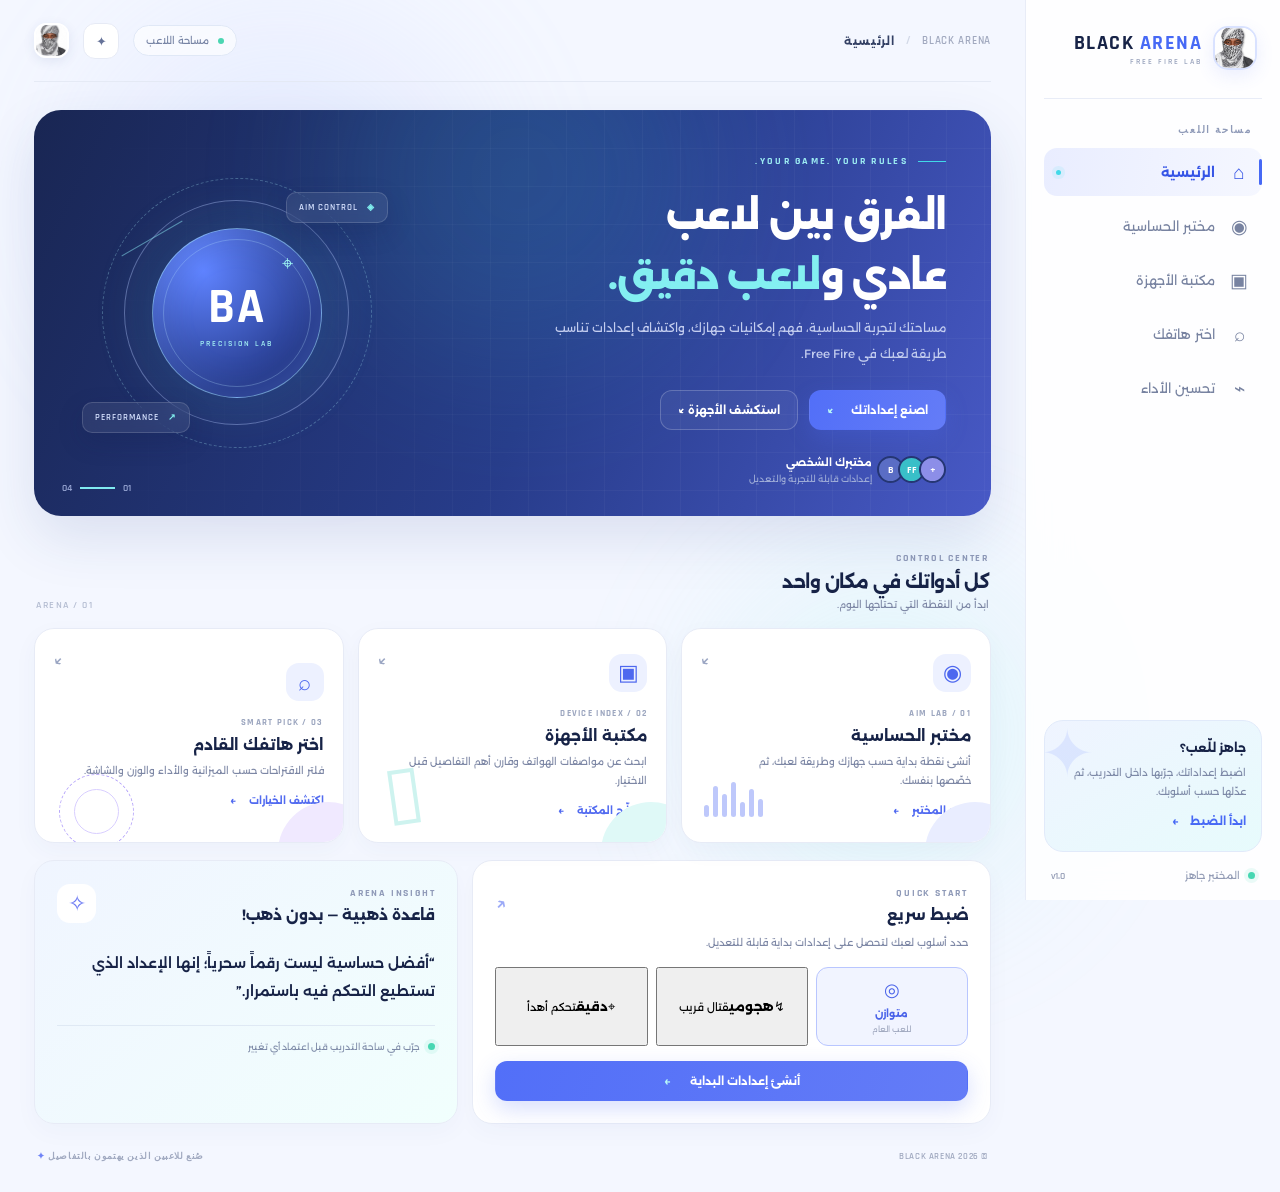
<file: index.html>
<!DOCTYPE html>
<html lang="ar" dir="rtl">
<head>
  <meta charset="UTF-8" />
  <meta name="viewport" content="width=device-width, initial-scale=1.0" />
  <meta name="theme-color" content="#101a3a" />
  <meta name="description" content="BLACK ARENA — مركز إعدادات Free Fire، الحساسية، أداء الأجهزة واختيار هاتفك القادم." />
  <title>BLACK ARENA — العب بإعداداتك</title>
  <link rel="preconnect" href="https://fonts.googleapis.com">
  <link rel="preconnect" href="https://fonts.gstatic.com" crossorigin>
  <link href="https://fonts.googleapis.com/css2?family=Alexandria:wght@300;400;500;600;700;800&family=Rajdhani:wght@500;600;700&display=swap" rel="stylesheet">
  <link rel="stylesheet" href="style.css" />
</head>
<body>
  <div class="ambient ambient-one"></div><div class="ambient ambient-two"></div>
  <div class="loader" id="loader" aria-label="جاري تحميل الموقع">
    <div class="loader-orbit"><span class="orbit-dot"></span><div class="loader-logo"><img src="black-logo.jpg" alt="شعار BLACK ARENA"></div></div>
    <div class="loader-title">BLACK <span>ARENA</span></div>
    <p>ارفع مستوى لعبك</p><div class="loader-track"><span></span></div>
  </div>

  <div class="app-shell" id="appShell">
    <aside class="sidebar" id="sidebar">
      <a class="brand" href="#" data-page="home" aria-label="الصفحة الرئيسية">
        <span class="brand-mark"><img src="black-logo.jpg" alt=""></span>
        <span class="brand-copy"><b>BLACK <em>ARENA</em></b><small>FREE FIRE LAB</small></span>
      </a>
      <div class="side-label">مساحة اللعب</div>
      <nav class="side-nav">
        <button class="nav-item active" data-page="home"><span class="nav-icon">⌂</span><span>الرئيسية</span><i></i></button>
        <button class="nav-item" data-page="sensitivity"><span class="nav-icon">◉</span><span>مختبر الحساسية</span><i></i></button>
        <button class="nav-item" data-page="devices"><span class="nav-icon">▣</span><span>مكتبة الأجهزة</span><i></i></button>
        <button class="nav-item" data-page="finder"><span class="nav-icon">⌕</span><span>اختر هاتفك</span><i></i></button>
        <button class="nav-item" data-page="performance"><span class="nav-icon">⌁</span><span>تحسين الأداء</span><i></i></button>
      </nav>
      <div class="sidebar-card">
        <div class="side-card-orb">✦</div><b>جاهز للّعب؟</b>
        <p>اضبط إعداداتك، جرّبها داخل التدريب، ثم عدّلها حسب أسلوبك.</p>
        <button class="text-button" data-page="sensitivity">ابدأ الضبط <span>←</span></button>
      </div>
      <div class="sidebar-bottom"><span class="live-dot"></span><span>المختبر جاهز</span><span class="version">v1.0</span></div>
    </aside>

    <main class="main-area">
      <header class="topbar">
        <button class="mobile-menu icon-button" id="mobileMenu" aria-label="فتح القائمة">☰</button>
        <div class="breadcrumb"><span>BLACK ARENA</span><b>/</b><strong id="crumbTitle">الرئيسية</strong></div>
        <div class="top-actions"><span class="status-pill"><i></i> مساحة اللاعب</span><button class="icon-button" id="themeHint" title="معلومة">✦</button><div class="avatar-mini"><img src="black-logo.jpg" alt="BLACK"></div></div>
      </header>

      <section class="page active" id="page-home">
        <div class="hero-panel">
          <div class="hero-grid"></div><div class="hero-glow"></div>
          <div class="hero-content">
            <div class="eyebrow"><span class="eyebrow-line"></span> YOUR GAME. YOUR RULES.</div>
            <h1>الفرق بين لاعب<br>عادي و<span>لاعب دقيق.</span></h1>
            <p>مساحتك لتجربة الحساسية، فهم إمكانيات جهازك، واكتشاف إعدادات تناسب طريقة لعبك في Free Fire.</p>
            <div class="hero-buttons"><button class="primary-button" data-page="sensitivity">اصنع إعداداتك <span>↙</span></button><button class="ghost-button" data-page="devices">استكشف الأجهزة <span>↙</span></button></div>
            <div class="hero-proof"><div class="proof-avatars"><span>B</span><span>FF</span><span>+</span></div><div><b>مختبرك الشخصي</b><small>إعدادات قابلة للتجربة والتعديل</small></div></div>
          </div>
          <div class="hero-art" aria-hidden="true"><div class="art-ring ring-a"></div><div class="art-ring ring-b"></div><div class="art-core"><span class="crosshair">⌖</span><b>BA</b><small>PRECISION LAB</small></div><div class="floating-chip chip-top"><span>◈</span> AIM CONTROL</div><div class="floating-chip chip-bottom"><span>↗</span> PERFORMANCE</div><div class="art-lines"></div></div>
          <div class="hero-index"><span>01</span><i></i><span>04</span></div>
        </div>

        <div class="section-heading"><div><span class="section-kicker">CONTROL CENTER</span><h2>كل أدواتك في مكان واحد</h2><p>ابدأ من النقطة التي تحتاجها اليوم.</p></div><span class="heading-decoration">ARENA / 01</span></div>
        <div class="feature-grid">
          <button class="feature-card feature-sens" data-page="sensitivity"><span class="feature-icon">◉</span><span class="card-arrow">↙</span><small>01 / AIM LAB</small><h3>مختبر الحساسية</h3><p>أنشئ نقطة بداية حسب جهازك وطريقة لعبك، ثم خصّصها بنفسك.</p><span class="card-link">افتح المختبر <b>←</b></span><div class="mini-bars"><i></i><i></i><i></i><i></i><i></i><i></i><i></i></div></button>
          <button class="feature-card feature-devices" data-page="devices"><span class="feature-icon">▣</span><span class="card-arrow">↙</span><small>02 / DEVICE INDEX</small><h3>مكتبة الأجهزة</h3><p>ابحث عن مواصفات الهواتف وقارن أهم التفاصيل قبل الاختيار.</p><span class="card-link">تصفّح المكتبة <b>←</b></span><div class="device-outline">▯</div></button>
          <button class="feature-card feature-finder" data-page="finder"><span class="feature-icon">⌕</span><span class="card-arrow">↙</span><small>03 / SMART PICK</small><h3>اختر هاتفك القادم</h3><p>فلتر الاقتراحات حسب الميزانية والأداء والوزن والشاشة.</p><span class="card-link">اكتشف الخيارات <b>←</b></span><div class="finder-orbit"></div></button>
        </div>

        <div class="bottom-grid">
          <div class="panel quick-panel"><div class="panel-head"><div><span class="section-kicker">QUICK START</span><h3>ضبط سريع</h3></div><span class="panel-symbol">↗</span></div><p>حدد أسلوب لعبك لتحصل على إعدادات بداية قابلة للتعديل.</p><div class="quick-options"><button data-style="balanced" class="quick-option selected"><span>◎</span><b>متوازن</b><small>للعب العام</small></button><button data-style="rush"><span>↯</span><b>هجومي</b><small>قتال قريب</small></button><button data-style="precision"><span>⌖</span><b>دقيق</b><small>تحكم أهدأ</small></button></div><button class="primary-button full-button" id="quickGenerate">أنشئ إعدادات البداية <span>←</span></button></div>
          <div class="panel insight-panel"><div class="panel-head"><div><span class="section-kicker">ARENA INSIGHT</span><h3>قاعدة ذهبية — بدون ذهب!</h3></div><span class="insight-icon">✧</span></div><div class="insight-quote">“أفضل حساسية ليست رقماً سحرياً؛ إنها الإعداد الذي تستطيع التحكم فيه باستمرار.”</div><div class="insight-footer"><span class="live-dot"></span> جرّب في ساحة التدريب قبل اعتماد أي تغيير</div></div>
        </div>
        <footer class="site-footer"><span>© 2026 BLACK ARENA</span><span>صُنع للاعبين الذين يهتمون بالتفاصيل <b>✦</b></span></footer>
      </section>

      <section class="page" id="page-sensitivity">
        <div class="page-intro"><div><span class="section-kicker">AIM & CONTROL / 02</span><h1>مختبر <span>الحساسية</span></h1><p>أنشئ إعداداً مبدئياً ثم اختبره وعدّله حسب استجابة جهازك.</p></div><div class="intro-badge">◉ <span>PERSONAL SETUP</span></div></div>
        <div class="sensitivity-layout">
          <div class="panel control-panel"><div class="panel-head"><div><span class="section-kicker">CONFIGURATION</span><h3>خصّص إعداداتك</h3></div><span class="step-badge">01 — 03</span></div>
            <label class="field-label" for="sensDevice">نوع الجهاز</label><select id="sensDevice" class="field"><option value="balanced">هاتف متوسط / غير محدد</option><option value="low">هاتف اقتصادي</option><option value="high">هاتف قوي للألعاب</option><option value="tablet">جهاز لوحي</option></select>
            <label class="field-label" for="sensStyle">أسلوب اللعب</label><select id="sensStyle" class="field"><option value="balanced">متوازن — كل المسافات</option><option value="rush">هجومي — قتال قريب</option><option value="precision">دقيق — تحكم وثبات</option><option value="sniper">قنص — حركة أهدأ</option></select>
            <label class="field-label" for="sensGrip">طريقة الإمساك</label><div class="segmented" id="sensGrip"><button class="selected" data-grip="two">إصبعان</button><button data-grip="three">3 أصابع</button><button data-grip="four">4 أصابع+</button></div>
            <label class="field-label" for="sensExperience">مستوى الخبرة</label><div class="range-row"><span>مبتدئ</span><input id="sensExperience" type="range" min="1" max="5" value="3"><span>متقدم</span></div>
            <div class="note-box"><span>ⓘ</span><p>هذه قيم بداية مقترحة وليست قيماً رسمية أو مضمونة. تختلف النتيجة باختلاف تحديث اللعبة ومعدل الإطارات وطريقة لمس الشاشة.</p></div>
            <button class="primary-button full-button" id="generateSens">إنشاء إعداداتي <span>↙</span></button>
          </div>
          <div class="panel results-panel"><div class="panel-head"><div><span class="section-kicker">YOUR STARTING POINT</span><h3>الإعدادات المقترحة</h3></div><span class="result-state" id="resultState">جاهز للتخصيص</span></div>
            <div class="result-summary"><div class="result-orb">⌖</div><div><b id="resultTitle">ملف متوازن</b><p id="resultDesc">اختر خياراتك واضغط إنشاء إعداداتي.</p></div></div>
            <div class="sensitivity-values" id="sensitivityValues">
              <div class="sens-row"><div><span>عام</span><small>GENERAL</small></div><input type="range" min="0" max="200" value="165" data-sens="عام"><output>165</output></div>
              <div class="sens-row"><div><span>النقطة الحمراء</span><small>RED DOT</small></div><input type="range" min="0" max="200" value="155" data-sens="النقطة الحمراء"><output>155</output></div>
              <div class="sens-row"><div><span>منظار 2×</span><small>2X SCOPE</small></div><input type="range" min="0" max="200" value="145" data-sens="منظار 2×"><output>145</output></div>
              <div class="sens-row"><div><span>منظار 4×</span><small>4X SCOPE</small></div><input type="range" min="0" max="200" value="130" data-sens="منظار 4×"><output>130</output></div>
              <div class="sens-row"><div><span>منظار القنص</span><small>SNIPER SCOPE</small></div><input type="range" min="0" max="200" value="85" data-sens="منظار القنص"><output>85</output></div>
              <div class="sens-row"><div><span>النظرة الحرة</span><small>FREE LOOK</small></div><input type="range" min="0" max="200" value="150" data-sens="النظرة الحرة"><output>150</output></div>
            </div>
            <div class="result-actions"><button class="primary-button" id="saveSens">حفظ الإعداد <span>＋</span></button><button class="ghost-button" id="copySens">نسخ القيم</button><button class="ghost-button" id="resetSens">إعادة الضبط</button></div>
            <p class="micro-copy" id="sensFeedback" aria-live="polite">حرّك المؤشرات لتعديل القيم يدوياً.</p>
          </div>
        </div>
        <div class="panel tip-strip"><span class="tip-icon">✦</span><div><b>طريقة اختبار ذكية</b><p>غيّر قيمة واحدة في كل مرة، وجرّب السحب والتتبع في التدريب قبل تعديل بقية القيم.</p></div><button class="text-button" data-page="performance">نصائح الأداء ←</button></div>
      </section>

      <section class="page" id="page-devices">
        <div class="page-intro"><div><span class="section-kicker">DEVICE INDEX / 03</span><h1>مكتبة <span>الأجهزة</span></h1><p>ابحث عن هاتف أو جهاز لوحي، واستعرض المواصفات المتاحة في قاعدة البيانات المدمجة.</p></div><div class="intro-badge">▣ <span>DEVICE EXPLORER</span></div></div>
        <div class="panel device-search-panel"><div class="search-wrap"><span>⌕</span><input id="deviceSearch" type="search" placeholder="ابحث باسم الهاتف أو الشركة أو المعالج..." autocomplete="off"><kbd>SEARCH</kbd></div><div class="filter-row"><select id="brandFilter" class="field compact-field"><option value="all">كل الشركات</option></select><select id="priceFilter" class="field compact-field"><option value="all">كل الفئات السعرية</option><option value="budget">اقتصادي</option><option value="mid">متوسط</option><option value="flagship">رائد</option></select><span class="results-count" id="deviceCount">— جهاز في القائمة</span></div></div>
        <div class="device-grid" id="deviceGrid"></div>
        <div class="empty-state" id="deviceEmpty" hidden><span>⌕</span><h3>لم نعثر على جهاز مطابق</h3><p>جرّب اسماً آخر أو أزل بعض الفلاتر.</p></div>
        <div class="data-disclaimer"><span>ⓘ</span><p><b>شفافية البيانات:</b> القائمة المرفقة عينة أولية قابلة للتوسعة، وليست قاعدة شاملة لكل الهواتف. الأسعار ومعدلات FPS تختلف حسب السوق وإصدار اللعبة والإعدادات، لذلك لن نعرضها كحقائق مؤكدة دون مصدر محدث.</p></div>
      </section>

      <section class="page" id="page-finder">
        <div class="page-intro"><div><span class="section-kicker">SMART DEVICE PICKER / 04</span><h1>اعثر على <span>هاتفك القادم</span></h1><p>اختر أولوياتك ودع المقارنة تساعدك على تضييق الخيارات.</p></div><div class="intro-badge">✧ <span>SMART MATCH</span></div></div>
        <div class="finder-layout">
          <div class="panel finder-controls"><div class="panel-head"><div><span class="section-kicker">YOUR PRIORITIES</span><h3>ما الذي يهمك؟</h3></div><span class="step-badge">PERSONALIZE</span></div>
            <label class="field-label" for="budgetRange">ميزانيتك التقريبية (بالدولار)</label><div class="budget-display"><b id="budgetValue">$300</b><span>ميزانية استرشادية</span></div><input class="wide-range" type="range" id="budgetRange" min="100" max="1500" step="50" value="300">
            <label class="field-label">الأولوية الرئيسية</label><div class="priority-list"><label><input type="radio" name="priority" value="gaming" checked><span class="priority-icon">↯</span><span><b>الألعاب والأداء</b><small>المعالج ومعدل التحديث</small></span><i></i></label><label><input type="radio" name="priority" value="light"><span class="priority-icon">◈</span><span><b>خفيف ومريح</b><small>وزن وحجم مناسب</small></span><i></i></label><label><input type="radio" name="priority" value="camera"><span class="priority-icon">▧</span><span><b>الكاميرا</b><small>التصوير اليومي</small></span><i></i></label><label><input type="radio" name="priority" value="battery"><span class="priority-icon">ϟ</span><span><b>البطارية</b><small>استخدام أطول</small></span><i></i></label></div>
            <button class="primary-button full-button" id="findDevices">اعرض الترشيحات <span>←</span></button>
          </div>
          <div class="panel recommendations-panel"><div class="panel-head"><div><span class="section-kicker">MATCH RESULTS</span><h3>خيارات قد تناسبك</h3></div><span class="match-badge">SMART MATCH</span></div><div id="recommendations"><div class="recommend-placeholder"><span>✧</span><b>لنجد الجهاز المناسب</b><p>حدد الميزانية والأولوية ثم اضغط عرض الترشيحات.</p></div></div><p class="micro-copy">الترشيحات مبنية على المواصفات المتاحة داخل هذه النسخة وليست ضماناً لأداء اللعبة أو السعر الحالي.</p></div>
        </div>
      </section>

      <section class="page" id="page-performance">
        <div class="page-intro"><div><span class="section-kicker">PERFORMANCE STUDIO / 05</span><h1>استخرج أفضل <span>أداء</span></h1><p>خطوات آمنة وعملية لتحسين سلاسة اللعب وتقليل التقطّع.</p></div><div class="intro-badge">⌁ <span>STABILITY FIRST</span></div></div>
        <div class="performance-banner"><div><span class="section-kicker">STABLE FPS > BIG NUMBERS</span><h2>الثبات أهم من الرقم الأعلى.</h2><p>ابدأ بإعدادات يمكن لجهازك تشغيلها باستقرار، ثم ارفع الجودة تدريجياً إذا بقي الأداء سلساً.</p></div><div class="performance-gauge"><div><b>FPS</b><small>STABILITY</small></div></div></div>
        <div class="section-heading"><div><span class="section-kicker">FIELD GUIDE</span><h2>قائمة تحسين الأداء</h2><p>علّم الخطوات التي جرّبتها لتتابع تقدمك.</p></div><span class="progress-label" id="taskProgress">0 / 6 مكتملة</span></div>
        <div class="checklist" id="performanceChecklist">
          <label class="check-item"><input type="checkbox"><span class="check-box">✓</span><span><b>اختر معدل الإطارات الأكثر استقراراً</b><small>لا تستخدم أعلى خيار إذا كان يسبب تقطّعاً أو سخونة ملحوظة.</small></span><em>01</em></label>
          <label class="check-item"><input type="checkbox"><span class="check-box">✓</span><span><b>أغلق التطبيقات غير الضرورية</b><small>حرّر الذاكرة قبل اللعب، وتجنب أدوات التنظيف المشبوهة.</small></span><em>02</em></label>
          <label class="check-item"><input type="checkbox"><span class="check-box">✓</span><span><b>اترك مساحة تخزين كافية</b><small>امتلاء التخزين قد يؤثر في سلاسة النظام والتحديثات.</small></span><em>03</em></label>
          <label class="check-item"><input type="checkbox"><span class="check-box">✓</span><span><b>حدّث اللعبة والنظام من المصادر الرسمية</b><small>التحديثات قد تتضمن تحسينات أو إصلاحات للأداء.</small></span><em>04</em></label>
          <label class="check-item"><input type="checkbox"><span class="check-box">✓</span><span><b>تجنّب اللعب أثناء الشحن إذا ارتفعت الحرارة</b><small>الحرارة المرتفعة قد تؤدي إلى خفض الأداء تلقائياً.</small></span><em>05</em></label>
          <label class="check-item"><input type="checkbox"><span class="check-box">✓</span><span><b>اختبر الشبكة قبل تغيير الحساسية</b><small>التأخير الشبكي لا يُحلّ برفع الحساسية أو تثبيت تطبيقات مجهولة.</small></span><em>06</em></label>
        </div>
        <div class="safety-note"><span>⌑</span><div><b>تنبيه مهم</b><p>لا تستخدم ملفات تعديل اللعبة أو أدوات تدّعي فتح FPS أو DPI بلا حدود. قد تعرض حسابك أو جهازك للخطر، ولا يوجد إعداد واحد يضمن الفوز.</p></div></div>
      </section>
      <div class="toast" id="toast" role="status" aria-live="polite"></div>
    </main>
  </div>
  <script src="script.js"></script>
</body>
</html>
</file>
<file: style.css>
@import url('https://fonts.googleapis.com/css2?family=Alexandria:wght@300;400;500;600;700;800&family=Rajdhani:wght@500;600;700&display=swap');
:root{--bg:#f4f7ff;--panel:#fff;--ink:#172347;--muted:#7d87a5;--line:#e8ecf7;--blue:#4769f5;--cyan:#41d9e8;--purple:#8b69f7;--mint:#c5fbf1;--navy:#101a3a;--shadow:0 18px 60px rgba(34,53,110,.08);--radius:24px}
*{box-sizing:border-box}html{scroll-behavior:smooth}body{margin:0;background:var(--bg);color:var(--ink);font-family:'Alexandria',sans-serif;font-size:13px;overflow-x:hidden}button,input,select{font:inherit}button{cursor:pointer}button:focus-visible,input:focus-visible,select:focus-visible{outline:3px solid #89dff1;outline-offset:3px}.ambient{position:fixed;border-radius:50%;filter:blur(80px);opacity:.23;pointer-events:none;z-index:-1}.ambient-one{width:360px;height:360px;background:#b7c7ff;top:3%;left:8%}.ambient-two{width:330px;height:330px;background:#a7f4ed;bottom:0;right:18%}
.loader{position:fixed;inset:0;z-index:1000;background:linear-gradient(145deg,#111a3b,#202e68 58%,#343a83);display:flex;flex-direction:column;align-items:center;justify-content:center;color:white;transition:opacity .65s ease,visibility .65s ease}.loader.done{opacity:0;visibility:hidden}.loader-orbit{width:146px;height:146px;border:1px solid rgba(124,239,247,.45);border-radius:50%;display:grid;place-items:center;position:relative;animation:orbitPulse 2.5s ease-in-out infinite}.loader-orbit:before,.loader-orbit:after{content:"";position:absolute;inset:10px;border:1px solid rgba(255,255,255,.18);border-radius:50%}.loader-orbit:after{inset:-9px;border:1px dashed rgba(124,239,247,.28)}.orbit-dot{position:absolute;top:7px;right:20px;width:8px;height:8px;border-radius:50%;background:var(--cyan);box-shadow:0 0 16px var(--cyan)}.loader-logo{width:94px;height:94px;border-radius:50%;overflow:hidden;border:3px solid rgba(255,255,255,.7);box-shadow:0 0 45px #6e7cff66}.loader-logo img{width:100%;height:100%;object-fit:cover}.loader-title{font:700 35px 'Rajdhani',sans-serif;letter-spacing:4px;margin-top:29px}.loader-title span{color:#80edf0}.loader>p{color:#b9c7f2;letter-spacing:2px;font-size:10px;margin:4px 0 25px}.loader-track{width:150px;height:3px;background:#ffffff24;border-radius:5px;overflow:hidden}.loader-track span{display:block;height:100%;background:linear-gradient(90deg,var(--cyan),#a9b4ff);animation:loadbar 1.7s ease-in-out forwards}
@keyframes loadbar{from{width:0}to{width:100%}}@keyframes orbitPulse{50%{transform:scale(1.04);box-shadow:0 0 35px #4ddfe41f}}
.app-shell{display:grid;grid-template-columns:255px minmax(0,1fr);min-height:100vh;max-width:1800px;margin:auto}.sidebar{background:rgba(255,255,255,.86);backdrop-filter:blur(20px);border-left:1px solid #e8ecf7;padding:26px 18px 18px;display:flex;flex-direction:column;min-height:100vh;position:sticky;top:0;height:100vh;z-index:30}.brand{display:flex;align-items:center;gap:11px;text-decoration:none;color:var(--ink);padding:0 5px 28px;border-bottom:1px solid var(--line)}.brand-mark{width:44px;height:44px;flex-shrink:0;border-radius:15px;overflow:hidden;border:2px solid #d9e2ff;box-shadow:0 6px 18px #526df51c}.brand-mark img{width:100%;height:100%;object-fit:cover}.brand-copy b{font:700 20px 'Rajdhani',sans-serif;letter-spacing:1.5px;display:block;white-space:nowrap}.brand-copy em{font-style:normal;color:var(--blue)}.brand-copy small{display:block;color:#9aa3bd;font:600 8px 'Rajdhani',sans-serif;letter-spacing:2px;margin-top:1px}.side-label,.section-kicker{font:700 10px 'Rajdhani',sans-serif;letter-spacing:1.8px;color:#8f9ab8}.side-label{margin:25px 10px 12px}.side-nav{display:grid;gap:6px}.nav-item{position:relative;border:0;background:transparent;color:#7883a1;display:flex;align-items:center;gap:13px;text-align:right;padding:13px 12px;border-radius:13px;transition:.25s}.nav-item:hover{background:#f2f5ff;color:var(--blue);transform:translateX(-2px)}.nav-item.active{background:linear-gradient(100deg,#e9edff,#f5f7ff);color:#3655e6;font-weight:700}.nav-item.active:before{content:"";position:absolute;right:0;top:11px;bottom:11px;width:3px;border-radius:5px;background:var(--blue)}.nav-item i{margin-right:auto;width:5px;height:5px;border-radius:50%;background:transparent}.nav-item.active i{background:var(--cyan);box-shadow:0 0 0 4px #41d9e81c}.nav-icon{width:22px;height:22px;display:grid;place-items:center;font-size:19px}.sidebar-card{margin-top:auto;background:linear-gradient(150deg,#eff4ff,#e7fbfc);border:1px solid #e1eafa;border-radius:19px;padding:18px 15px;position:relative;overflow:hidden}.side-card-orb{position:absolute;left:-5px;top:-8px;font-size:65px;color:#b2c4ff50}.sidebar-card>b{font-size:12px;position:relative}.sidebar-card p{color:#7d89a7;line-height:1.9;font-size:10px;margin:8px 0}.text-button{border:0;background:none;color:var(--blue);font-weight:700;font-size:11px;padding:5px 0}.text-button span{margin-right:8px}.sidebar-bottom{display:flex;align-items:center;gap:8px;color:#929bb5;font-size:10px;padding:17px 7px 0}.live-dot{width:7px;height:7px;border-radius:50%;background:#47d7b2;box-shadow:0 0 0 4px #47d7b21c;display:inline-block}.version{margin-right:auto;font:600 10px 'Rajdhani',sans-serif}.main-area{min-width:0;padding:0 34px 25px}.topbar{height:82px;display:flex;align-items:center;justify-content:space-between;border-bottom:1px solid #e5eaf5;margin-bottom:28px}.breadcrumb{display:flex;gap:11px;align-items:center;color:#a1a9bf;font:600 11px 'Rajdhani',sans-serif;letter-spacing:.7px}.breadcrumb b{color:#d2d8e7}.breadcrumb strong{font-family:'Alexandria',sans-serif;color:#334064;font-size:11px}.top-actions{display:flex;align-items:center;gap:14px}.status-pill{border:1px solid #e0e8f6;border-radius:30px;padding:8px 12px;color:#7784a5;font-size:10px;background:#ffffff9c}.status-pill i{display:inline-block;width:6px;height:6px;background:#4bd6b2;border-radius:50%;margin-left:6px}.icon-button{border:1px solid #e6eaf5;background:#fff;border-radius:12px;width:36px;height:36px;color:#657298}.avatar-mini{width:35px;height:35px;border-radius:12px;overflow:hidden;border:2px solid white;box-shadow:0 3px 12px #263b8018}.avatar-mini img{width:100%;height:100%;object-fit:cover}.mobile-menu{display:none}
.page{display:none;animation:pageIn .42s ease}.page.active{display:block}@keyframes pageIn{from{opacity:0;transform:translateY(8px)}to{opacity:1;transform:translateY(0)}}.hero-panel{min-height:390px;position:relative;overflow:hidden;border-radius:27px;background:linear-gradient(115deg,#192653 0%,#273c8a 55%,#4859c6 100%);color:white;padding:45px 45px 32px;box-shadow:0 22px 55px #2b3c8820}.hero-grid{position:absolute;inset:0;background-image:linear-gradient(#ffffff09 1px,transparent 1px),linear-gradient(90deg,#ffffff09 1px,transparent 1px);background-size:38px 38px;mask-image:linear-gradient(90deg,transparent,#000 55%)}.hero-glow{position:absolute;width:370px;height:370px;background:#49dce9;opacity:.13;filter:blur(80px);border-radius:50%;right:30%;top:-120px}.hero-content{position:relative;z-index:2;max-width:510px}.eyebrow{font:700 10px 'Rajdhani',sans-serif;letter-spacing:2.3px;color:#9cecf2;display:flex;align-items:center;gap:10px}.eyebrow-line{width:28px;height:1px;background:var(--cyan)}.hero-content h1{font-size:clamp(27px,3vw,43px);line-height:1.55;letter-spacing:-1.2px;margin:19px 0 10px;font-weight:800}.hero-content h1 span{color:#83eff1}.hero-content>p{max-width:415px;color:#c3cdef;font-size:12px;line-height:2.15;margin:0}.hero-buttons{display:flex;gap:11px;margin-top:23px}.primary-button,.ghost-button{border-radius:12px;padding:12px 17px;border:1px solid transparent;font-size:11px;font-weight:700;transition:transform .2s,box-shadow .2s,background .2s}.primary-button{color:white;background:linear-gradient(110deg,#526ff8,#647cf7);box-shadow:0 8px 22px #4e6df63a}.primary-button:hover{transform:translateY(-2px);box-shadow:0 12px 25px #4e6df64c}.primary-button span{margin-right:14px;color:#b7f7f7}.ghost-button{color:#fff;background:#ffffff0d;border-color:#ffffff35}.ghost-button:hover{background:#ffffff18}.hero-proof{display:flex;align-items:center;gap:11px;margin-top:26px}.proof-avatars{display:flex;direction:ltr}.proof-avatars span{width:27px;height:27px;display:grid;place-items:center;margin-left:-6px;border-radius:50%;border:2px solid #253674;background:#5a6dc5;color:white;font:700 10px 'Rajdhani',sans-serif}.proof-avatars span:nth-child(2){background:#39bfc8}.proof-avatars span:nth-child(3){background:#8c8ee8}.hero-proof b,.hero-proof small{display:block}.hero-proof b{font-size:10px}.hero-proof small{font-size:9px;color:#9eacd7;margin-top:4px}.hero-art{position:absolute;left:5%;top:50%;transform:translateY(-50%);width:310px;height:310px;display:grid;place-items:center}.art-ring{position:absolute;border:1px solid #a7e9f54c;border-radius:50%;transform:rotate(-22deg)}.ring-a{width:270px;height:270px;border-style:dashed;animation:spin 30s linear infinite}.ring-b{width:225px;height:225px;border-color:#b7c7ff65;box-shadow:0 0 45px #a4d7ff0d inset}.art-core{width:170px;height:170px;border-radius:50%;background:radial-gradient(circle at 30% 25%,#5f83ff,#263b8d 70%);border:1px solid #a5e6ff8a;box-shadow:0 0 60px #65d9ee2b,inset 0 0 40px #a4c6ff24;display:flex;flex-direction:column;align-items:center;justify-content:center;position:relative}.art-core:before{content:"";position:absolute;inset:10px;border:1px solid #b9e6ff45;border-radius:50%}.art-core b{font:700 49px 'Rajdhani',sans-serif;letter-spacing:2px}.art-core small{font:600 8px 'Rajdhani',sans-serif;letter-spacing:2px;color:#a4f1f4}.crosshair{position:absolute;top:22px;right:28px;color:#9cf4f2;font-size:20px}.floating-chip{position:absolute;padding:9px 12px;border-radius:10px;background:#ffffff12;border:1px solid #ffffff25;backdrop-filter:blur(8px);font:600 9px 'Rajdhani',sans-serif;letter-spacing:1px;color:#d6e2ff;box-shadow:0 9px 25px #121d4c35}.floating-chip span{color:#81f0ef;margin-left:6px}.chip-top{top:34px;right:4px}.chip-bottom{bottom:35px;left:0}.art-lines{position:absolute;width:70px;height:1px;background:#8ae7f1;left:35px;top:80px;transform:rotate(-30deg);opacity:.5}.hero-index{position:absolute;bottom:22px;left:28px;display:flex;align-items:center;gap:8px;color:#9caad7;font:600 10px 'Rajdhani',sans-serif}.hero-index i{height:2px;width:35px;background:#80eaf0}
.section-heading{display:flex;align-items:end;justify-content:space-between;margin:32px 2px 17px}.section-heading h2{font-size:18px;margin:7px 0 5px;letter-spacing:-.5px}.section-heading p{font-size:10px;color:var(--muted);margin:0}.heading-decoration{font:600 10px 'Rajdhani',sans-serif;letter-spacing:1.5px;color:#b4bdd2}.feature-grid{display:grid;grid-template-columns:repeat(3,minmax(0,1fr));gap:14px}.feature-card{position:relative;min-height:215px;text-align:right;border:1px solid #e7ebf6;background:#fff;border-radius:20px;padding:20px 19px;overflow:hidden;box-shadow:0 8px 25px #2e45810a;transition:.25s;color:var(--ink)}.feature-card:hover{transform:translateY(-5px);box-shadow:var(--shadow);border-color:#d4defc}.feature-icon{width:38px;height:38px;display:grid;place-items:center;border-radius:13px;background:#edf1ff;color:#4e68ef;font-size:22px}.feature-card small{display:block;font:700 9px 'Rajdhani',sans-serif;letter-spacing:1.3px;color:#9ca6bf;margin-top:16px}.feature-card h3{font-size:15px;margin:7px 0}.feature-card p{font-size:10px;color:#7d87a5;line-height:1.9;max-width:240px;margin:0}.card-arrow{position:absolute;left:18px;top:21px;color:#9ba6c3;font-size:17px}.card-link{display:inline-block;color:#526bf0;font-size:10px;font-weight:700;margin-top:14px}.card-link b{margin-right:10px}.feature-sens:after,.feature-devices:after,.feature-finder:after{content:"";position:absolute;width:100px;height:100px;border-radius:50%;right:-35px;bottom:-60px;background:#e9edff;z-index:0}.feature-devices:after{background:#dff9f7}.feature-finder:after{background:#f0e9ff}.mini-bars{position:absolute;left:22px;bottom:25px;display:flex;gap:4px;align-items:end;opacity:.65}.mini-bars i{width:5px;border-radius:3px;background:#9cacf9;height:18px}.mini-bars i:nth-child(2){height:28px}.mini-bars i:nth-child(3){height:15px}.mini-bars i:nth-child(4){height:35px}.mini-bars i:nth-child(5){height:23px}.mini-bars i:nth-child(6){height:31px}.mini-bars i:nth-child(7){height:12px}.device-outline{position:absolute;left:24px;bottom:9px;font-size:72px;color:#9de7e0;transform:rotate(-8deg);opacity:.5}.finder-orbit{position:absolute;left:24px;bottom:-7px;width:75px;height:75px;border:1px dashed #b6a5fa;border-radius:50%}.finder-orbit:after{content:"";position:absolute;inset:14px;border:1px solid #d8ceff;border-radius:50%}.bottom-grid{display:grid;grid-template-columns:1.1fr .9fr;gap:14px;margin-top:17px}.panel{background:var(--panel);border:1px solid #e7ebf6;border-radius:20px;padding:22px;box-shadow:0 8px 25px #2e458108}.panel-head{display:flex;align-items:center;justify-content:space-between;gap:10px}.panel-head h3{font-size:15px;margin:6px 0 0}.panel-symbol{font-size:20px;color:#9caaf7}.quick-panel>p{font-size:10px;color:var(--muted);line-height:1.8}.quick-options{display:grid;grid-template-columns:repeat(3,1fr);gap:8px;margin:15px 0}.quick-option{border:1px solid #e8ecf7;background:#fafbff;border-radius:12px;padding:11px 5px;color:#6f7a9a;text-align:center;transition:.2s}.quick-option.selected,.quick-option:hover{border-color:#b9c6ff;background:#f1f4ff;color:#4a63e9}.quick-option>span{font-size:18px;display:block;margin-bottom:6px}.quick-option b,.quick-option small{display:block}.quick-option b{font-size:10px}.quick-option small{font-size:8px;color:#a0a8bf;margin-top:4px}.full-button{width:100%;display:flex;justify-content:center;align-items:center;gap:5px}.insight-panel{background:linear-gradient(140deg,#f0f5ff,#f1fffd);position:relative;overflow:hidden}.insight-icon{width:39px;height:39px;display:grid;place-items:center;border-radius:13px;background:#fff;color:#6b79f4;font-size:22px}.insight-quote{font-size:14px;font-weight:600;line-height:2;margin:25px 0 20px;max-width:390px}.insight-footer{border-top:1px solid #dfe9f4;padding-top:15px;color:#7e8ba8;font-size:9px;display:flex;align-items:center;gap:8px}.site-footer{display:flex;justify-content:space-between;color:#a0a9c0;font:600 9px 'Rajdhani',sans-serif;letter-spacing:.6px;padding:27px 3px 5px}.site-footer b{color:#7084f7}
.page-intro{display:flex;justify-content:space-between;align-items:center;margin:7px 2px 25px}.page-intro h1{font-size:29px;margin:8px 0 7px;letter-spacing:-1px}.page-intro h1 span{color:var(--blue)}.page-intro p{font-size:11px;color:var(--muted);margin:0;line-height:1.8}.intro-badge{display:flex;align-items:center;gap:9px;color:#687bf0;font-size:22px;background:#fff;border:1px solid var(--line);padding:12px 15px;border-radius:15px}.intro-badge span{font:700 9px 'Rajdhani',sans-serif;letter-spacing:1.2px}.sensitivity-layout{display:grid;grid-template-columns:minmax(280px,.82fr) minmax(0,1.18fr);gap:16px;align-items:start}.control-panel,.results-panel{padding:23px}.step-badge,.match-badge{font:700 9px 'Rajdhani',sans-serif;letter-spacing:1px;color:#7281e9;background:#f0f2ff;padding:8px 10px;border-radius:9px}.field-label{display:block;font-size:10px;font-weight:700;color:#596687;margin:20px 0 9px}.field{width:100%;border:1px solid #e4e9f5;background:#fbfcff;border-radius:11px;padding:12px 13px;color:#4d5b7e;font-size:11px;outline:none}.field:focus{border-color:#9faeff;box-shadow:0 0 0 3px #e7ebff}.segmented{display:grid;grid-template-columns:repeat(3,1fr);gap:5px;background:#f4f6fc;padding:5px;border-radius:12px}.segmented button{border:0;background:transparent;color:#8a94ad;border-radius:8px;padding:10px 3px;font-size:10px}.segmented button.selected{background:white;color:#526bf0;box-shadow:0 2px 8px #263b800d;font-weight:700}.range-row{display:flex;align-items:center;gap:10px;color:#a0a9bf;font-size:9px}.range-row input{flex:1;min-width:0;accent-color:var(--blue)}.note-box{display:flex;gap:10px;background:#f0f8ff;border:1px solid #e0f0ff;border-radius:12px;padding:11px;margin:20px 0;color:#6c8bb0}.note-box>span{font-size:16px}.note-box p{margin:0;font-size:9px;line-height:1.9}.result-state{font-size:9px;color:#35ad9c;background:#eafff8;padding:7px 9px;border-radius:8px}.result-summary{display:flex;align-items:center;gap:13px;padding:18px 0 15px;border-bottom:1px solid var(--line)}.result-orb{width:49px;height:49px;border-radius:16px;display:grid;place-items:center;background:linear-gradient(145deg,#ecf2ff,#ddfbfa);color:#596df2;font-size:28px}.result-summary b{font-size:12px}.result-summary p{font-size:9px;color:#929bb4;margin:5px 0 0;line-height:1.7}.sensitivity-values{padding:5px 0}.sens-row{display:grid;grid-template-columns:95px minmax(50px,1fr) 34px;gap:12px;align-items:center;padding:12px 0;border-bottom:1px solid #f0f2f8}.sens-row>div span,.sens-row>div small{display:block}.sens-row>div span{font-size:10px;font-weight:700}.sens-row>div small{font:600 8px 'Rajdhani',sans-serif;letter-spacing:1px;color:#a4acc1;margin-top:4px}.sens-row input{width:100%;accent-color:var(--blue);min-width:0}.sens-row output{font:700 17px 'Rajdhani',sans-serif;color:#5068ed;text-align:left}.result-actions{display:flex;gap:8px;flex-wrap:wrap;margin-top:17px}.result-actions .primary-button{flex:1}.result-actions .ghost-button{color:#7783a2;border-color:#e4e9f5;background:#fff}.micro-copy{font-size:9px;color:#9aa4bc;line-height:1.8;margin:12px 0 0}.tip-strip{margin-top:16px;display:flex;align-items:center;gap:14px;background:linear-gradient(100deg,#f4f7ff,#effdfb)}.tip-icon{width:40px;height:40px;border-radius:13px;background:#fff;color:#6478f4;display:grid;place-items:center;font-size:20px;flex-shrink:0}.tip-strip>div{flex:1}.tip-strip b{font-size:11px}.tip-strip p{font-size:9px;color:#7f8ba8;line-height:1.8;margin:5px 0 0}.tip-strip .text-button{white-space:nowrap}
.device-search-panel{padding:17px;margin-bottom:16px}.search-wrap{display:flex;align-items:center;gap:12px;padding:0 13px;border:1px solid #e4e9f5;border-radius:12px;background:#fbfcff}.search-wrap>span{font-size:23px;color:#7889ed}.search-wrap input{flex:1;min-width:0;border:0;outline:0;background:transparent;padding:14px 0;color:var(--ink);font-size:11px}.search-wrap kbd{font:600 9px 'Rajdhani',sans-serif;letter-spacing:1px;color:#a4adc3;border:1px solid #e4e9f5;border-radius:6px;padding:5px 7px}.filter-row{display:flex;align-items:center;gap:9px;margin-top:12px}.compact-field{width:auto;min-width:150px;padding:9px 11px;font-size:10px}.results-count{margin-right:auto;font-size:9px;color:#98a2bb}.device-grid{display:grid;grid-template-columns:repeat(3,minmax(0,1fr));gap:13px}.device-card{border:1px solid #e6ebf6;border-radius:18px;background:#fff;padding:17px;transition:.23s;position:relative;overflow:hidden}.device-card:hover{transform:translateY(-4px);box-shadow:var(--shadow);border-color:#d3defd}.device-card-top{display:flex;align-items:center;justify-content:space-between}.device-brand{font:700 9px 'Rajdhani',sans-serif;letter-spacing:1px;color:#8793b0}.device-symbol{width:55px;height:72px;border:3px solid #d4dcf6;border-radius:13px;background:linear-gradient(140deg,#f3f6ff,#e1f9f7);display:grid;place-items:center;color:#6477ed;font-size:25px;position:relative;margin:14px 0}.device-symbol:before{content:"";position:absolute;top:5px;width:17px;height:3px;border-radius:3px;background:#c6d0ed}.device-card h3{font-size:13px;margin:10px 0 4px}.device-card .device-sub{font-size:9px;color:#9aa4bc;margin:0 0 13px}.spec-grid{display:grid;grid-template-columns:1fr 1fr;gap:7px}.spec{background:#f7f9ff;padding:9px;border-radius:9px}.spec small,.spec b{display:block}.spec small{font-size:8px;color:#9ca6bf;margin-bottom:5px}.spec b{font-size:10px;color:#4d5d82}.device-tags{display:flex;gap:5px;flex-wrap:wrap;margin:12px 0}.device-tag{font-size:8px;color:#5d77e9;background:#eef1ff;padding:5px 7px;border-radius:6px}.device-card-actions{display:flex;gap:8px;border-top:1px solid #eff1f7;padding-top:12px}.device-card-actions button{flex:1;border:1px solid #e4e9f5;background:white;color:#6170a1;border-radius:8px;padding:8px 4px;font-size:9px}.device-card-actions button:first-child{background:#f0f3ff;color:#536bf1;border-color:#e7ebff}.empty-state{text-align:center;padding:50px 20px;color:#8792ae}.empty-state>span{font-size:35px}.empty-state h3{color:var(--ink)}.empty-state p{font-size:10px}.data-disclaimer{display:flex;gap:11px;background:#fff9eb;border:1px solid #f4e9c8;color:#a58a4f;padding:14px 16px;border-radius:13px;margin-top:16px}.data-disclaimer>span{font-size:17px}.data-disclaimer p{margin:0;font-size:9px;line-height:1.9}.data-disclaimer b{color:#88703c}
.finder-layout{display:grid;grid-template-columns:minmax(270px,.8fr) minmax(0,1.2fr);gap:16px;align-items:start}.finder-controls,.recommendations-panel{padding:23px}.budget-display{display:flex;align-items:center;justify-content:space-between}.budget-display b{font:700 25px 'Rajdhani',sans-serif;color:#5068f1}.budget-display span{font-size:9px;color:#9aa4bc}.wide-range{width:100%;accent-color:var(--blue);margin:13px 0 4px}.priority-list{display:grid;gap:8px}.priority-list label{display:flex;align-items:center;gap:11px;border:1px solid #e7ebf5;border-radius:12px;padding:11px;cursor:pointer;transition:.2s}.priority-list label:has(input:checked){border-color:#b7c5ff;background:#f5f7ff}.priority-list input{accent-color:var(--blue)}.priority-icon{width:35px;height:35px;border-radius:10px;display:grid;place-items:center;background:#eef1ff;color:#6277f0;font-size:18px}.priority-list label>span:nth-of-type(2){flex:1}.priority-list b,.priority-list small{display:block}.priority-list b{font-size:10px}.priority-list small{font-size:8px;color:#9aa4bc;margin-top:4px}.priority-list label>i{width:7px;height:7px;border-radius:50%;border:1px solid #cbd2e5}.priority-list label:has(input:checked)>i{background:var(--blue);border-color:var(--blue);box-shadow:0 0 0 4px #526cf21a}.priority-list input{position:absolute;opacity:0}.finder-controls .full-button{margin-top:20px}.recommend-placeholder{text-align:center;padding:48px 10px;color:#8994b1}.recommend-placeholder>span{font-size:38px;color:#8292f5}.recommend-placeholder b{display:block;color:#3e4d74;margin:13px 0 6px}.recommend-placeholder p{font-size:10px;line-height:1.8}.recommendation-item{display:flex;gap:13px;padding:14px 0;border-bottom:1px solid #eef1f7;align-items:center}.recommendation-item:last-child{border-bottom:0}.rec-device{width:55px;height:70px;border:3px solid #d4dcf6;border-radius:13px;display:grid;place-items:center;color:#6b7ef2;background:linear-gradient(140deg,#f1f5ff,#e2faf7);font-size:23px;flex-shrink:0}.rec-info{flex:1;min-width:0}.rec-info h4{font-size:11px;margin:0 0 6px}.rec-info p{font-size:9px;color:#909bb5;margin:0;line-height:1.8}.rec-tags{display:flex;flex-wrap:wrap;gap:5px;margin-top:7px}.rec-tags span{font-size:8px;color:#5973e8;background:#eef1ff;padding:4px 6px;border-radius:5px}.rec-score{font:700 16px 'Rajdhani',sans-serif;color:#3db8a9;text-align:center}.rec-score small{display:block;font:500 8px 'Alexandria',sans-serif;color:#a0a9bf}
.performance-banner{display:flex;align-items:center;justify-content:space-between;gap:25px;background:linear-gradient(115deg,#1b2857,#3c55b6);color:white;padding:29px 33px;border-radius:22px;position:relative;overflow:hidden}.performance-banner:after{content:"";position:absolute;width:300px;height:300px;border:1px solid #ffffff15;border-radius:50%;left:12%;top:-150px;box-shadow:0 0 0 25px #ffffff08,0 0 0 55px #ffffff05}.performance-banner h2{font-size:23px;margin:10px 0}.performance-banner p{font-size:10px;color:#c0cbed;line-height:2;max-width:450px;margin:0}.performance-gauge{width:120px;height:120px;display:grid;place-items:center;border:1px solid #8beaf077;border-radius:50%;background:conic-gradient(#65e8eb 0 75%,#ffffff19 75% 100%);position:relative;flex-shrink:0}.performance-gauge:before{content:"";position:absolute;inset:8px;border-radius:50%;background:#293d8a}.performance-gauge>div{z-index:1;text-align:center}.performance-gauge b{font:700 25px 'Rajdhani',sans-serif;display:block}.performance-gauge small{font:600 8px 'Rajdhani',sans-serif;letter-spacing:1px;color:#a9e8f0}.progress-label{font-size:9px;color:#7182e8;background:#eef1ff;padding:8px 10px;border-radius:8px}.checklist{display:grid;grid-template-columns:1fr 1fr;gap:10px}.check-item{display:flex;align-items:center;gap:12px;background:#fff;border:1px solid #e7ebf5;border-radius:14px;padding:15px;cursor:pointer;transition:.2s}.check-item:has(input:checked){background:#f1fcf9;border-color:#c5eee3}.check-item input{position:absolute;opacity:0}.check-box{width:23px;height:23px;display:grid;place-items:center;border:1px solid #dce2f0;border-radius:7px;color:transparent;font-size:13px;flex-shrink:0}.check-item:has(input:checked) .check-box{background:#40c8ae;color:#fff;border-color:#40c8ae}.check-item>span:nth-of-type(2){flex:1}.check-item b,.check-item small{display:block}.check-item b{font-size:10px;line-height:1.8}.check-item small{font-size:9px;color:#919cb5;line-height:1.8;margin-top:4px}.check-item em{font:600 10px 'Rajdhani',sans-serif;color:#c0c7d9;font-style:normal;align-self:flex-start}.safety-note{display:flex;gap:13px;margin-top:16px;padding:15px 18px;border-radius:14px;background:#fff4f3;border:1px solid #f6e0de;color:#c17a78}.safety-note>span{font-size:21px}.safety-note b{font-size:10px}.safety-note p{font-size:9px;line-height:1.9;margin:5px 0 0;color:#a27f83}.toast{position:fixed;bottom:25px;left:25px;background:#172347;color:white;padding:13px 18px;border-radius:12px;box-shadow:0 12px 30px #101a3a30;z-index:200;opacity:0;transform:translateY(15px);pointer-events:none;transition:.25s;font-size:11px;max-width:min(380px,calc(100vw - 40px))}.toast.show{opacity:1;transform:translateY(0)}
@keyframes spin{to{transform:rotate(338deg)}}@media(min-width:1500px){.main-area{padding-inline:48px}.hero-panel{min-height:420px;padding:53px}.hero-art{left:8%;transform:translateY(-50%) scale(1.1)}}
@media(max-width:1150px){.app-shell{grid-template-columns:225px minmax(0,1fr)}.main-area{padding-inline:22px}.hero-art{left:-1%;transform:translateY(-50%) scale(.82);opacity:.9}.hero-content{max-width:440px}.hero-content h1{font-size:34px}.feature-card{padding:16px;min-height:225px}.feature-card p{font-size:9px}.device-grid{grid-template-columns:repeat(2,minmax(0,1fr))}}
@media(max-width:850px){.app-shell{display:block}.sidebar{position:fixed;right:0;top:0;width:270px;transform:translateX(110%);transition:transform .3s ease;box-shadow:-15px 0 50px #17234720}.sidebar.open{transform:translateX(0)}.main-area{padding:0 20px 25px}.mobile-menu{display:block}.topbar{height:70px;margin-bottom:22px}.hero-art{left:-55px;opacity:.34}.hero-content{max-width:600px}.hero-panel{min-height:370px}.feature-grid{grid-template-columns:repeat(2,minmax(0,1fr))}.feature-card:last-child{grid-column:span 2;min-height:180px}.sensitivity-layout,.finder-layout{grid-template-columns:1fr}.control-panel{order:1}.results-panel{order:2}.checklist{grid-template-columns:1fr 1fr}}
@media(max-width:580px){body{font-size:12px}.main-area{padding:0 13px 20px}.topbar{height:64px;margin-bottom:16px}.breadcrumb{font-size:9px;gap:6px}.breadcrumb strong{font-size:9px}.top-actions{gap:7px}.status-pill{display:none}.avatar-mini{width:31px;height:31px}.hero-panel{padding:28px 22px 30px;min-height:415px;border-radius:21px}.hero-content h1{font-size:30px;line-height:1.65}.hero-content>p{font-size:11px;max-width:310px}.hero-art{left:-108px;top:67%;transform:translateY(-50%) scale(.68);opacity:.27}.hero-buttons{flex-wrap:wrap}.hero-buttons button{padding:12px 13px}.hero-proof{margin-top:22px}.hero-index{bottom:13px;left:16px}.section-heading{margin-top:25px;align-items:start}.section-heading h2{font-size:16px}.heading-decoration{font-size:8px}.feature-grid{grid-template-columns:1fr;gap:10px}.feature-card,.feature-card:last-child{grid-column:auto;min-height:190px;padding:18px}.feature-card p{max-width:80%;font-size:10px}.bottom-grid{grid-template-columns:1fr}.panel{padding:17px;border-radius:17px}.quick-options{gap:5px}.quick-option{padding:10px 2px}.site-footer{gap:12px;flex-wrap:wrap;font-size:8px}.page-intro{align-items:flex-start;gap:10px;margin-bottom:18px}.page-intro h1{font-size:24px}.page-intro p{font-size:10px;max-width:290px}.intro-badge{padding:10px;font-size:17px}.intro-badge span{font-size:7px}.sensitivity-layout,.finder-layout{gap:12px}.sens-row{grid-template-columns:82px minmax(40px,1fr) 29px;gap:7px}.sens-row output{font-size:15px}.result-actions{gap:6px}.result-actions button{font-size:9px;padding:11px 9px}.tip-strip{align-items:flex-start;flex-wrap:wrap}.tip-strip>div{min-width:calc(100% - 60px)}.tip-strip .text-button{margin-right:52px}.filter-row{flex-wrap:wrap}.compact-field{flex:1;min-width:120px}.results-count{width:100%;margin:4px 0 0}.device-grid{grid-template-columns:1fr}.device-card{padding:16px}.device-symbol{float:left;margin-top:-2px}.device-card h3{padding-top:10px}.performance-banner{padding:23px 20px}.performance-banner h2{font-size:19px}.performance-banner p{font-size:9px}.performance-gauge{width:83px;height:83px}.performance-gauge b{font-size:20px}.performance-gauge small{font-size:6px}.checklist{grid-template-columns:1fr}.check-item{padding:12px}.search-wrap kbd{display:none}.search-wrap input{font-size:10px}.loader-title{font-size:30px}.loader-orbit{width:130px;height:130px}.loader-logo{width:82px;height:82px}}
@media(prefers-reduced-motion:reduce){*,*:before,*:after{scroll-behavior:auto!important;animation-duration:.01ms!important;animation-iteration-count:1!important;transition-duration:.01ms!important}}
</file>
